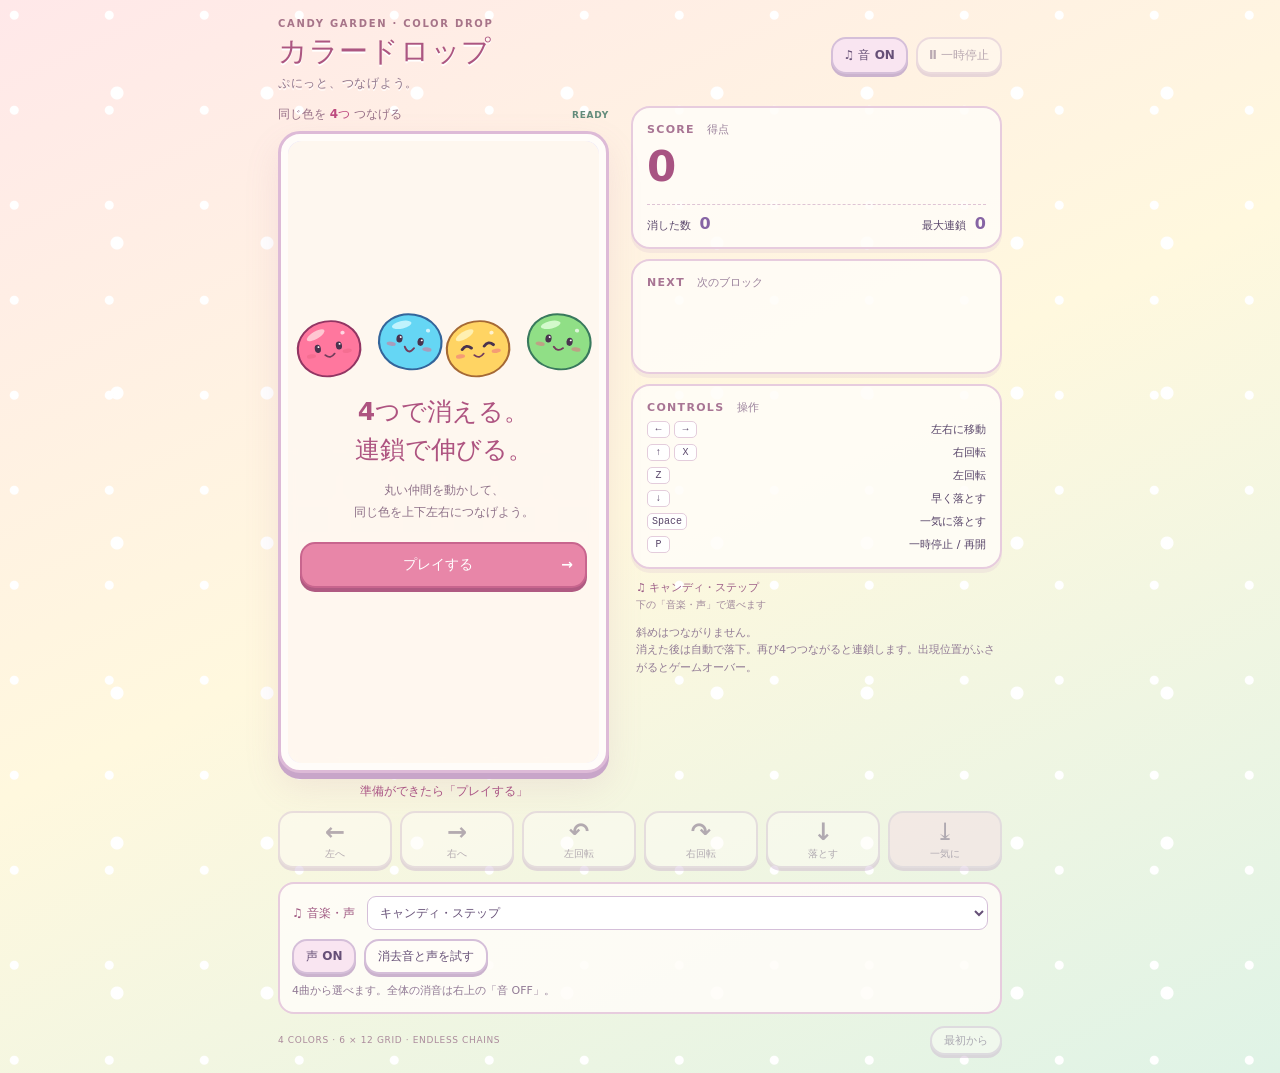
<file: index.html>
<!-- color-drop/index.html【修正】ローカルで遊べる独立した落ち物パズルの画面です。 -->
<!doctype html>
<html lang="ja">
<head>
  <meta charset="utf-8">
  <meta name="viewport" content="width=device-width, initial-scale=1">
  <meta name="theme-color" content="#fff6e7">
  <title>カラードロップ｜ぷにっと、つなげよう。</title>
  <link rel="stylesheet" href="styles.css?v=6">
  <script type="module" src="game.mjs?v=8"></script>
</head>
<body>
  <main class="game-shell">
    <!-- タイトルと操作案内だけを置き、すぐに盤面へ進める構成です。 -->
    <header><div><p class="eyebrow">CANDY GARDEN · COLOR DROP</p><h1>カラードロップ<span>ぷにっと、つなげよう。</span></h1></div><div class="header-actions"><button id="sound" aria-pressed="true" aria-label="すべての音の切り替え">♫ 音 ON</button><button id="pause" disabled>Ⅱ 一時停止</button></div></header>
    <div class="play-layout">
      <!-- 四色それぞれに異なる顔と飾りを描き、色だけに頼らず見分けられるようにします。 -->
      <section class="board-section" aria-label="ゲーム盤面">
        <div class="board-top"><span>同じ色を <strong>4つ</strong> つなげる</span><span id="phase-label">READY</span></div>
        <div class="board-wrap">
          <div id="board" role="img" aria-label="6列12段のゲーム盤面"></div>
          <div id="overlay"><div class="overlay-card"><div id="mascots" aria-hidden="true"></div><h2 id="overlay-title">4つで消える。<br>連鎖で伸びる。</h2><p id="overlay-description">丸い仲間を動かして、<br>同じ色を上下左右につなげよう。</p><button id="start" class="primary">プレイする <span>→</span></button><!-- リセット確認時だけ表示し、盤面を保ったまま戻れます。 --><button id="cancel-restart" hidden>キャンセル</button></div></div>
        </div>
        <p id="announcement" role="status" aria-live="polite">準備ができたら「プレイする」</p>
      </section>
      <!-- 得点と次の組を、プレイ中も見える場所へ配置します。 -->
      <aside class="sidebar">
        <section class="score-card"><h2>SCORE <span>得点</span></h2><p id="score">0</p><div class="score-bottom"><span>消した数 <strong id="cleared">0</strong></span><span>最大連鎖 <strong id="max-chain">0</strong></span></div></section>
        <section class="next-card"><h2>NEXT <span>次のブロック</span></h2><div id="next" aria-label="次のブロックは開始後に表示"></div></section>
        <section class="control-card"><h2>CONTROLS <span>操作</span></h2><p><kbd>←</kbd><kbd>→</kbd><span>左右に移動</span></p><p><kbd>↑</kbd><kbd>X</kbd><span>右回転</span></p><p><kbd>Z</kbd><span>左回転</span></p><p><kbd>↓</kbd><span>早く落とす</span></p><p><kbd>Space</kbd><span>一気に落とす</span></p><p><kbd>P</kbd><span>一時停止 / 再開</span></p></section>
        <p class="music-note">♫ <span id="current-track">キャンディ・ステップ</span><br><span>下の「音楽・声」で選べます</span></p><p class="rule-note">斜めはつながりません。<br>消えた後は自動で落下。再び4つつながると連鎖します。出現位置がふさがるとゲームオーバー。</p>
      </aside>
    </div>
    <!-- タッチ・マウスでも全操作ができるボタン群です。 -->
    <nav class="touch-controls" aria-label="ゲーム操作ボタン">
      <button data-action="left" aria-label="左へ移動">←<small>左へ</small></button>
      <button data-action="right" aria-label="右へ移動">→<small>右へ</small></button>
      <button data-action="rotate-left" aria-label="左回転">↶<small>左回転</small></button>
      <button data-action="rotate-right" aria-label="右回転">↷<small>右回転</small></button>
      <button data-action="down" aria-label="一段落とす">↓<small>落とす</small></button>
      <button data-action="drop" class="drop" aria-label="一気に落とす">⤓<small>一気に</small></button>
    </nav>
    <!-- ゲーム操作の下で選曲・声・試聴をまとめ、盤面の横幅を狭めません。 -->
    <section class="sound-settings" aria-label="音楽と声の設定">
      <label for="music-track">♫ 音楽・声</label>
      <select id="music-track" aria-label="BGMを選ぶ"></select>
      <div class="sound-actions"><button id="voice-toggle" aria-pressed="true">声 ON</button><button id="sound-preview">消去音と声を試す</button></div>
      <p id="sound-feedback" role="status">4曲から選べます。全体の消音は右上の「音 OFF」。</p>
      <audio id="callout-audio" preload="auto" src="voices/pop.wav"></audio>
    </section>
    <footer>4 COLORS · 6 × 12 GRID · ENDLESS CHAINS <button id="restart" disabled>最初から</button></footer>
  </main>
</body>
</html>
</file>
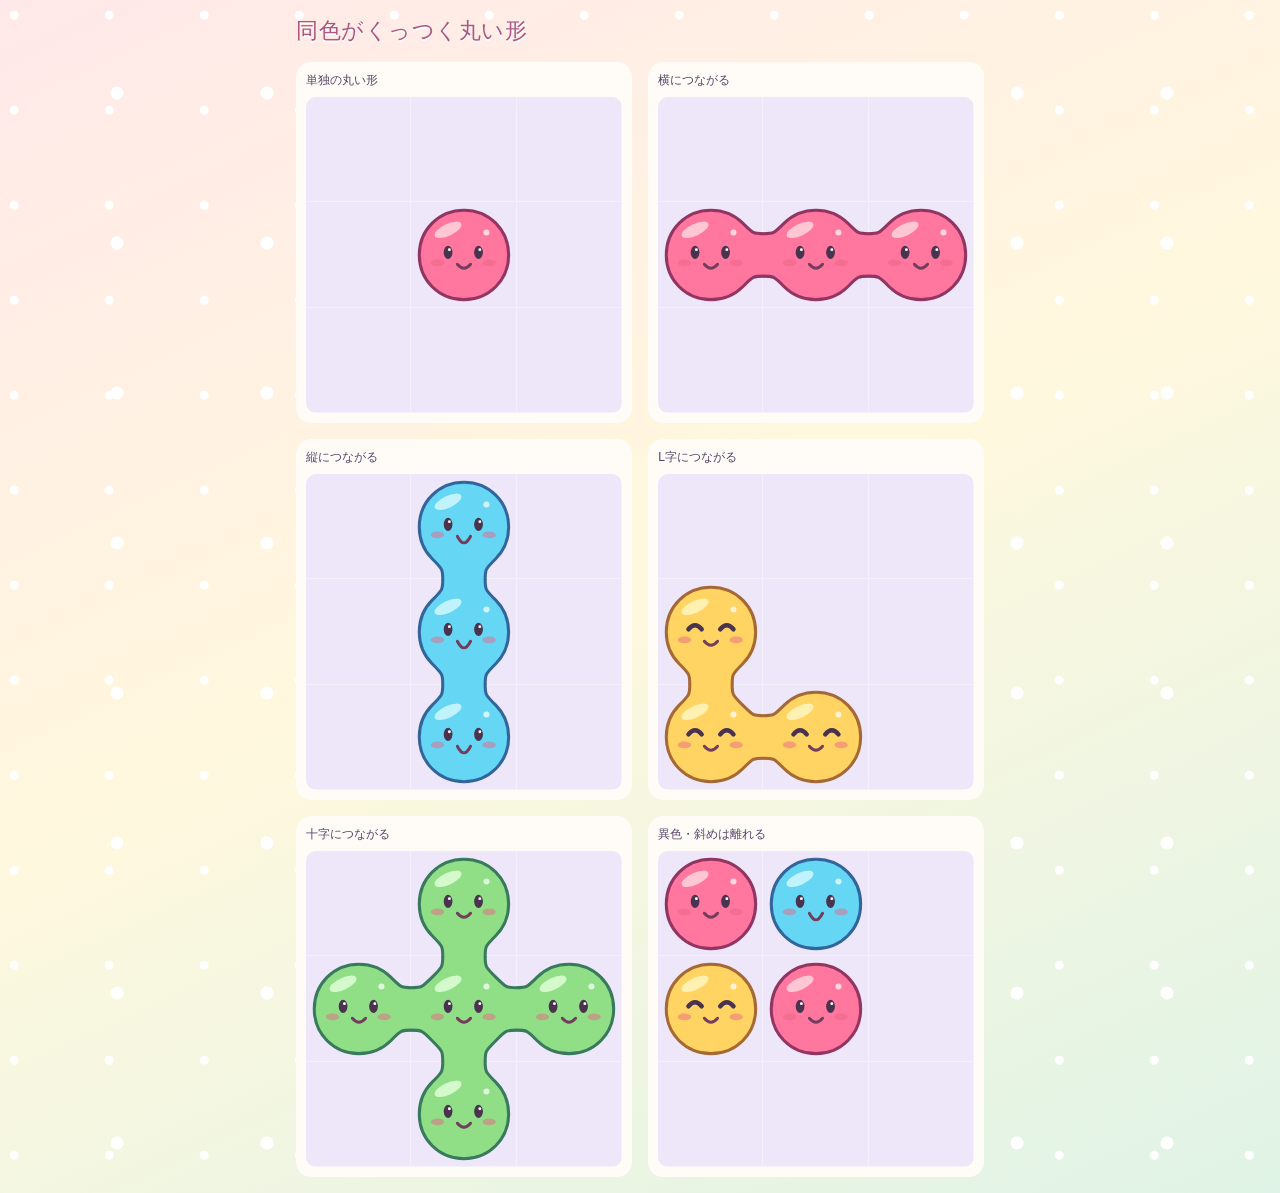
<file: visual-check.html>
<!-- color-drop/visual-check.html【新規作成】実ゲームと同じ描画関数で接続形状を目視検証するページです。 -->
<!doctype html><html lang="ja"><meta charset="utf-8"><meta name="viewport" content="width=device-width,initial-scale=1"><title>接続形状の確認</title><link rel="stylesheet" href="styles.css?v=5">
<style>main{padding:16px;max-width:720px;margin:auto}h1{font-size:22px;margin-bottom:16px}.examples{display:grid;grid-template-columns:repeat(2,minmax(0,1fr));gap:16px}figure{margin:0;background:#fffcf8;padding:10px;border-radius:15px}figcaption{font-size:12px;margin-bottom:8px}.sample{display:grid;grid-template-columns:repeat(3,minmax(0,1fr));grid-template-rows:repeat(3,minmax(0,1fr));aspect-ratio:1;background:#ede7f9;border-radius:10px}.sample>div{min-height:0;min-width:0}</style>
<main><h1>同色がくっつく丸い形</h1><div class="examples" id="examples"></div></main>
<script type="module">
// 孤立・同色接続・異色非接続を、同じセル寸法で比較します。
import {characterMarkup,connectionsAt} from './characters.mjs?v=4';
const examples = [
 ['単独の丸い形',[[0,0,0],[0,1,0],[0,0,0]]],
 ['横につながる',[[0,0,0],[1,1,1],[0,0,0]]],
 ['縦につながる',[[0,2,0],[0,2,0],[0,2,0]]],
 ['L字につながる',[[0,0,0],[3,0,0],[3,3,0]]],
 ['十字につながる',[[0,4,0],[4,4,4],[0,4,0]]],
 ['異色・斜めは離れる',[[1,2,0],[3,1,0],[0,0,0]]],
];
for(const [label,board] of examples){
 const figure=document.createElement('figure');
 const caption=document.createElement('figcaption');caption.textContent=label;
 const sample=document.createElement('div');sample.className='sample';
 for(let row=0;row<3;row+=1)for(let column=0;column<3;column+=1){
   const cell=document.createElement('div');cell.className='cell';const color=board[row][column];
   if(color)cell.innerHTML=characterMarkup(color,'',connectionsAt((column,row)=>board[row]?.[column],column,row,color));
   sample.append(cell);
 }
 figure.append(caption,sample);document.querySelector('#examples').append(figure);
}
</script></html>
</file>
<file: styles.css>
/* color-drop/styles.css【修正】キャンディの精と明るい庭を描き、画面高に合わせて操作領域を確保します。 */
:root{font-family:ui-rounded,'Hiragino Maru Gothic ProN','Hiragino Kaku Gothic ProN',system-ui,sans-serif;color:#59466a;background:#fff5e7;font-synthesis:none;color-scheme:light}
*{box-sizing:border-box}body{margin:0;min-height:100dvh;background:radial-gradient(circle at 15% 16%,#fff 0 4px,transparent 5px),radial-gradient(circle at 78% 62%,#fff 0 6px,transparent 7px),linear-gradient(155deg,#ffe8e9,#fff8de 48%,#dff3e6);background-size:95px 95px,150px 150px,100% 100%;}h1,h2,p{margin:0}button{font:inherit;font-weight:700;color:#665077;border:2px solid #d5bfd9;border-radius:15px;background:#fffdf8;padding:10px 14px;cursor:pointer;box-shadow:0 3px 0 #cbb3ce;transition:transform .12s,background .12s}button:hover:not(:disabled){background:#fff0f4;transform:translateY(-1px)}button:active:not(:disabled){transform:translateY(2px);box-shadow:none}button:disabled{opacity:.45;cursor:default}button:focus-visible{outline:3px solid #8c60b5;outline-offset:3px}[hidden]{display:none!important}
/* 見出しと音の切り替えは常に上部に置きます。 */
.game-shell{max-width:760px;padding:18px;margin:auto}header{display:flex;justify-content:space-between;align-items:center;gap:12px;margin-bottom:14px}.eyebrow{font-size:10px;letter-spacing:.17em;color:#a77489;font-weight:800;margin-bottom:3px}h1{font-size:29px;color:#ac5681;letter-spacing:.025em;text-shadow:0 2px #fff}h1 span{display:block;font-size:12px;color:#90768c;margin-top:3px;font-weight:500}.header-actions{display:flex;gap:8px}.header-actions button{font-size:12px;padding:8px 11px}#sound[aria-pressed=true]{background:#f9e5f1}
/* 盤面は淡いラベンダーの格子。四角いブロックの背景は使わずSVGそのものを表示します。 */
.play-layout{display:grid;grid-template-columns:minmax(200px,min(340px,calc((100dvh - 238px)/2))) minmax(190px,1fr);gap:22px;justify-content:center}.board-section{min-width:0}.board-top{display:flex;justify-content:space-between;align-items:center;font-size:12px;margin-bottom:8px;color:#987188}.board-top strong{color:#be4b80}#phase-label{font-size:9px;letter-spacing:.08em;color:#638c7b;font-weight:800}.board-wrap{position:relative;background:#fffcf9;border:3px solid #ddbad7;border-radius:22px;padding:7px;box-shadow:0 6px 0 #c8a5c9,0 15px 35px #ae719420}#board{display:grid;grid-template-columns:repeat(6,1fr);aspect-ratio:1/2;gap:0;background:linear-gradient(#ebe6fb,#f4effc);border-radius:13px;overflow:hidden}.cell{position:relative;display:grid;place-items:center;min-width:0;min-height:0;border-right:1px solid #ffffff6b;border-bottom:1px solid #ffffff6b}.cell:nth-child(-n+6){border-top:2px dashed #c69abd}.block{display:block;position:relative;width:100%;height:100%;min-height:0;transform-origin:50% 80%}.block svg{display:block;width:100%;height:100%;overflow:visible}.ghost{opacity:.2;filter:saturate(.5)}.active-block{filter:drop-shadow(0 0 2px #fff)}.clearing .block{animation:pop .36s ease-in forwards}#announcement{min-height:30px;font-size:12px;color:#aa5384;text-align:center;padding-top:10px;font-weight:700}
/* 得点・予告・操作説明を軽い紙のカードにまとめます。 */
.sidebar{display:flex;flex-direction:column;gap:10px}.sidebar section{border:2px solid #e7ccde;border-radius:19px;padding:14px;background:#fffdf8d9;box-shadow:0 4px 0 #dcc2d344}.sidebar h2{font-size:11px;letter-spacing:.12em;color:#a87594}.sidebar h2 span{font-weight:400;letter-spacing:0;margin-left:7px;font-size:11px;color:#9b829c}#score{font-size:42px;line-height:1.25;color:#a85382;font-weight:850;letter-spacing:-.03em;font-variant-numeric:tabular-nums;margin:4px 0 10px}.score-bottom{display:flex;justify-content:space-between;border-top:1px dashed #dfc4d5;padding-top:9px;font-size:11px}.score-bottom strong{font-size:16px;margin-left:5px;color:#8664a4}#next{display:flex;justify-content:center;gap:4px;min-height:68px;padding-top:6px}#next .block{width:58px;height:58px}.control-card p{display:flex;align-items:center;gap:4px;font-size:11px;margin-top:6px}.control-card p span{margin-left:auto}kbd{border:1px solid #e4cddc;border-radius:5px;min-width:23px;padding:2px 4px;font:10px ui-monospace,monospace;text-align:center;background:#fff}.rule-note,.music-note{font-size:11px;line-height:1.6;color:#917a95;padding:0 5px}.music-note{color:#9d5e87}.music-note span{font-size:10px;color:#a0889b}
/* 開始・休止・リセット確認はゲーム内のカードで表示します。 */
#overlay{position:absolute;inset:7px;display:grid;place-items:center;background:#fff8eeef;backdrop-filter:blur(4px);border-radius:14px;text-align:center;padding:12px}.overlay-card{width:100%}#mascots{display:flex;justify-content:center;align-items:end;height:65px;margin:0 -5px 12px}#mascots .block{width:28%;height:65px;transform:rotate(-9deg)}#mascots .block:nth-child(even){transform:rotate(9deg) translateY(-7px)}.overlay-card h2{font-size:clamp(18px,2.5vw,25px);line-height:1.5;color:#ae5481}.overlay-card p{font-size:12px;line-height:1.8;white-space:pre-line;margin:12px 0 18px;color:#8e7189}.primary{background:#e886a8;border-color:#c8658e;box-shadow:0 4px 0 #b05a82;color:#fff;width:100%;font-size:14px;padding:12px}.primary:hover:not(:disabled){background:#ed99b6}.primary span{float:right}#cancel-restart{margin-top:12px;width:100%;font-size:12px}
/* 長押しの対象を大きくし、指で操作してもページが動かないようにします。 */
.touch-controls{display:grid;grid-template-columns:repeat(6,1fr);gap:8px;margin-top:8px}.touch-controls button{font-size:24px;padding:5px 3px;touch-action:none;user-select:none;-webkit-user-select:none}.touch-controls small{display:block;font-size:10px;margin-top:1px}.touch-controls .drop{background:#f8dbe7}.touch-controls button.is-held{background:#ecc7ed;transform:translateY(2px);box-shadow:none}footer{display:flex;justify-content:space-between;align-items:center;margin-top:12px;color:#ab8b9c;font-size:9px;letter-spacing:.07em}footer button{font-size:11px;padding:5px 12px}
@keyframes pop{35%{transform:scale(1.18,.83)}65%{transform:scale(.86,1.17);filter:brightness(1.2)}100%{transform:scale(.1);opacity:0}}
/* 縦の短いPCでは説明の間隔を詰め、盤面と操作ボタンを一画面に収めます。 */
@media(min-width:601px) and (max-height:800px){.sidebar{gap:7px}.sidebar section{padding:10px}.control-card p{margin-top:3px}#score{font-size:34px;margin-bottom:6px}#next{min-height:52px}#next .block{height:46px;width:46px}.music-note{font-size:10px}.rule-note{display:none}.overlay-card p{font-size:11px;margin:10px 0 14px}}
/* スマートフォンでも四色の顔・次の組・音ボタンを残します。 */
@media(max-width:600px){.game-shell{padding:12px 10px}header{align-items:flex-start;gap:4px;margin-bottom:12px}h1{font-size:23px}.eyebrow{font-size:8px;letter-spacing:.08em}.header-actions{flex-direction:column;gap:6px}.header-actions button{padding:5px 8px;font-size:10px}.play-layout{grid-template-columns:minmax(0,1fr) 92px;gap:9px}.sidebar section{padding:10px 6px;border-radius:14px}.sidebar h2{font-size:10px}.sidebar h2 span{display:block;margin:3px 0 0;font-size:10px}#score{font-size:28px}.score-bottom{flex-direction:column;gap:5px;font-size:10px}.score-bottom strong{font-size:15px}#next{gap:0;min-height:47px}#next .block{width:38px;height:38px}.control-card,.rule-note{display:none}.music-note{font-size:10px;padding:0 2px}.music-note span{font-size:9px}.board-top{font-size:10px}#phase-label{font-size:8px}.board-wrap{padding:4px;border-width:2px}#overlay{inset:4px;padding:9px}.overlay-card h2{font-size:20px}#mascots{height:55px}#mascots .block{height:55px}.touch-controls{gap:5px}.touch-controls button{border-radius:12px;font-size:22px}footer{font-size:7px}#announcement{font-size:11px}.overlay-card p{font-size:11px}}
@media(prefers-reduced-motion:reduce){.clearing .block{animation:none;opacity:.3}button{transition:none}}
/* 高さの小さい埋め込み画面では盤面を縮め、タッチ操作を画面内に残します。 */
@media(max-width:600px) and (max-height:700px){
  .game-shell{padding:8px}
  .play-layout{grid-template-columns:minmax(125px,calc((100dvh - 208px)/2)) minmax(76px,1fr);gap:8px}
  h1{font-size:20px}.eyebrow{font-size:7px}h1 span{font-size:10px}header{margin-bottom:8px}
  .overlay-card h2{font-size:16px}.overlay-card p{font-size:10px;line-height:1.5;margin:7px 0 10px}
  #mascots{height:38px;margin-bottom:8px}#mascots .block{height:38px}
  .primary{font-size:11px;padding:9px 5px}#cancel-restart{font-size:10px;padding:6px;margin-top:8px}
  .music-note span{display:none}.music-note{font-size:9px}
  .touch-controls button{font-size:19px;padding:3px}.touch-controls small{font-size:9px}
  #announcement{font-size:10px;min-height:27px}.sidebar section{padding:8px 5px}footer{margin-top:9px}
}

/* 接続するセル間の実寸の隙間をなくし、格子は本体の背面だけに描きます。 */
.cell{border:0;box-shadow:inset -1px -1px #ffffff6b}
.cell:nth-child(-n+6){border:0}
.active-block{filter:none}
.block svg{overflow:hidden}

/* 内容の有無で行高が変わると丸が縦長になるため、12段を均等に固定します。 */
#board{grid-template-rows:repeat(12,minmax(0,1fr))}
/* 小数ピクセルの境界に白い線が出ないよう、隣の接続面へわずかに重ねます。 */
.cell .block{width:calc(100% + .6px);height:calc(100% + .6px)}

/* 選曲を盤面と独立した幅で表示し、スマートフォンでも曲名を読めるようにします。 */
.sound-settings{margin-top:14px;padding:12px;border:2px solid #e7ccde;border-radius:16px;background:#fffdf8dc;display:grid;grid-template-columns:auto minmax(0,1fr);gap:9px 12px;align-items:center}
.sound-settings label{font-size:12px;font-weight:700;color:#a05a83}
.sound-settings select{width:100%;min-width:0;padding:8px;border:1px solid #d5bfd9;border-radius:9px;background:#fff;color:#665077;font:inherit;font-size:12px}
.sound-settings select:focus-visible{outline:3px solid #8c60b5;outline-offset:2px}
.sound-actions{grid-column:1/-1;display:flex;gap:8px}.sound-actions button{font-size:12px;padding:7px 12px}
#voice-toggle[aria-pressed=true]{background:#f9e5f1}
#sound-feedback{grid-column:1/-1;font-size:11px;line-height:1.5;color:#917a95}
#current-track{font-size:inherit;color:inherit;display:inline}
@media(max-width:600px){.sound-settings{padding:10px;gap:8px}.sound-settings label{font-size:11px}.sound-actions button{font-size:11px;padding:7px 9px}}
</file>
